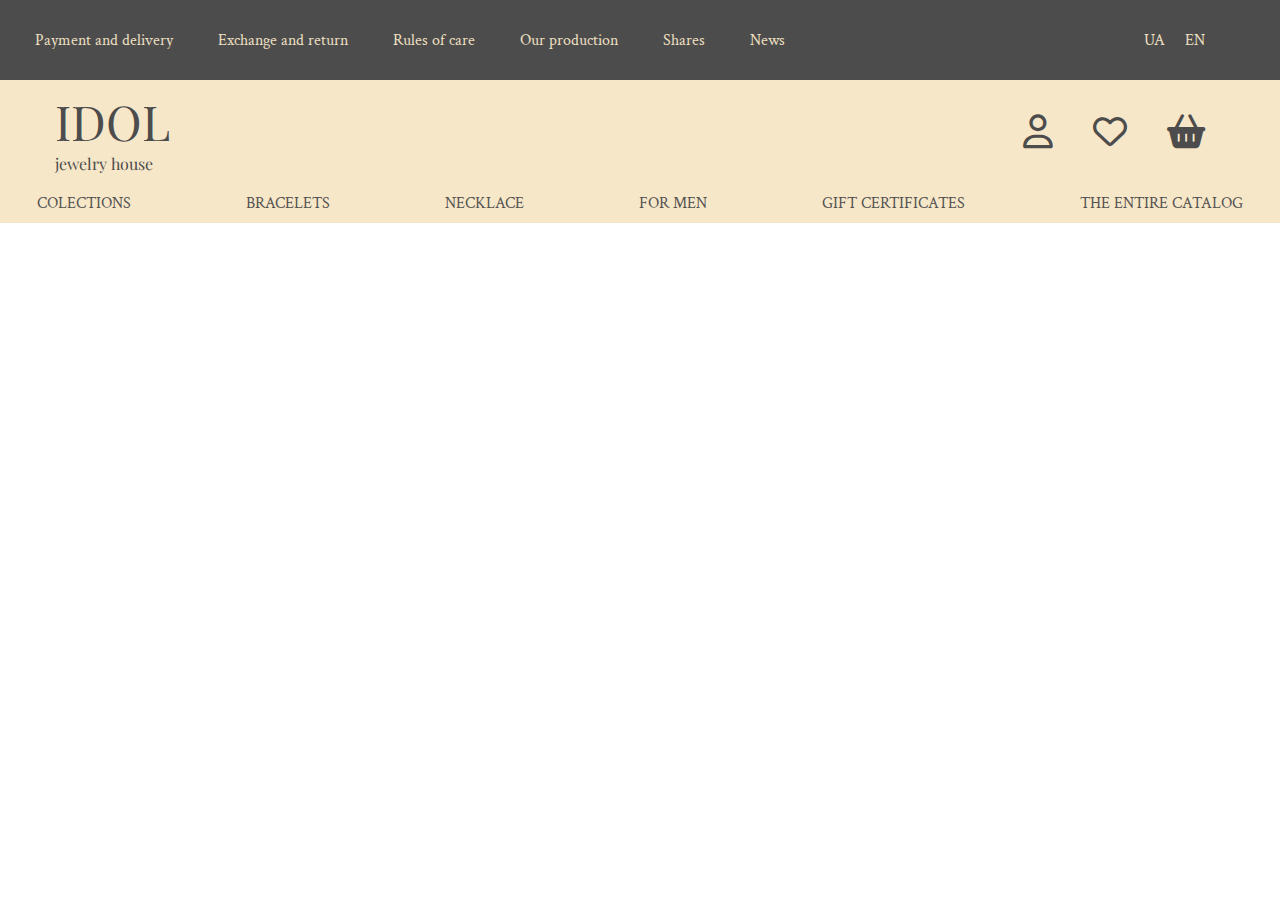
<file: allItems.html>
<!DOCTYPE html>
<html lang="en">
  <head>
    <meta charset="UTF-8" />
    <meta name="viewport" content="width=device-width, initial-scale=1.0" />
    <title>All-Items</title>
    <link rel="stylesheet" href="static/styles/styles.css" />
    <link
      href="https://fonts.googleapis.com/css2?family=Crimson+Text:wght@400;700&family=Playfair+Display:wght@400;700&display=swap"
      rel="stylesheet"
    />
    <link
      rel="stylesheet"
      href="https://cdnjs.cloudflare.com/ajax/libs/font-awesome/6.1.1/css/all.min.css"
    />
  </head>
  <body>
    <header>
      <div class="upper-navigation">
        <div class="navigation">
          <ul>
            <li><a href="#">Payment and delivery</a></li>
            <li><a href="#">Exchange and return</a></li>
            <li><a href="#">Rules of care</a></li>
            <li><a href="#">Our production</a></li>
            <li><a href="#">Shares</a></li>
            <li><a href="#">News</a></li>
          </ul>
        </div>
        <div class="language">
          <ul>
            <li><a href="#">UA</a></li>
            <li><a href="#">EN</a></li>
          </ul>
        </div>
      </div>
      <div class="main-navigation">
        <div class="first">
          <div class="logo">
            <h1>IDOL</h1>
            <p>jewelry house</p>
          </div>
          <div class="icons">
            <i class="far fa-user"></i>
            <i class="far fa-heart" id="heart"></i>
            <i class="fas fa-shopping-basket"></i>
          </div>
        </div>
        <div class="second">
          <div class="navigation1">
            <ul>
              <li><a href="colections.html">COLECTIONS</a></li>
              <li><a href="bracelets.html">BRACELETS</a></li>
              <li><a href="necklace.html">NECKLACE</a></li>
              <li><a href="for-men.html">FOR MEN</a></li>
              <li><a href="gift-certificates.html">GIFT CERTIFICATES</a></li>
              <li><a href="the-entire-catalog.html">THE ENTIRE CATALOG</a></li>
            </ul>
          </div>
        </div>
      </div>
    </header>
    <script src="static/scripts/return.js"></script>
  </body>
</html>
</file>
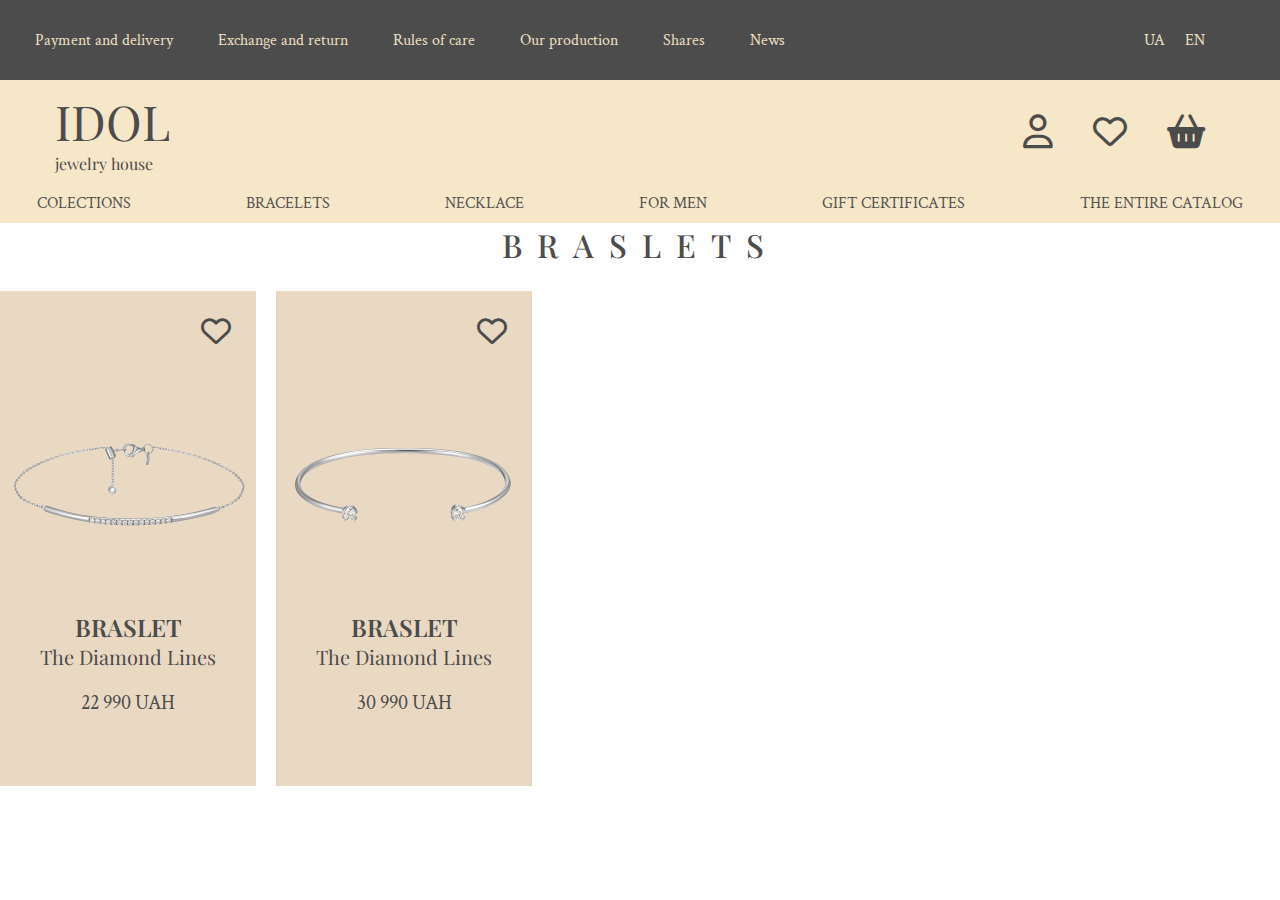
<file: bracelets.html>
<!DOCTYPE html>
<html lang="en">
  <head>
    <meta charset="UTF-8" />
    <meta name="viewport" content="width=device-width, initial-scale=1.0" />
    <title>Bracelets</title>
    <link rel="stylesheet" href="static/styles/styles.css" />
    <link
      href="https://fonts.googleapis.com/css2?family=Crimson+Text:wght@400;700&family=Playfair+Display:wght@400;700&display=swap"
      rel="stylesheet"
    />
    <link
      rel="stylesheet"
      href="https://cdnjs.cloudflare.com/ajax/libs/font-awesome/6.1.1/css/all.min.css"
    />
  </head>
  <body>
    <header>
      <div class="upper-navigation">
        <div class="navigation">
          <ul>
            <li><a href="#">Payment and delivery</a></li>
            <li><a href="#">Exchange and return</a></li>
            <li><a href="#">Rules of care</a></li>
            <li><a href="#">Our production</a></li>
            <li><a href="#">Shares</a></li>
            <li><a href="#">News</a></li>
          </ul>
        </div>
        <div class="language">
          <ul>
            <li><a href="#">UA</a></li>
            <li><a href="#">EN</a></li>
          </ul>
        </div>
      </div>
      <div class="main-navigation">
        <div class="first">
          <div class="logo">
            <h1>IDOL</h1>
            <p>jewelry house</p>
          </div>
          <div class="icons">
            <i class="far fa-user"></i>
            <i class="far fa-heart" id="heart"></i>
            <i class="fas fa-shopping-basket"></i>
          </div>
        </div>
        <div class="second">
          <div class="navigation1">
            <ul>
              <li><a href="colections.html">COLECTIONS</a></li>
              <li><a href="bracelets.html">BRACELETS</a></li>
              <li><a href="necklace.html">NECKLACE</a></li>
              <li><a href="for-men.html">FOR MEN</a></li>
              <li><a href="gift-certificates.html">GIFT CERTIFICATES</a></li>
              <li><a href="the-entire-catalog.html">THE ENTIRE CATALOG</a></li>
            </ul>
          </div>
        </div>
      </div>
    </header>

    <div class="list">
      <div class="list-header">
        <h1>BRASLETS</h1>
      </div>
      <div class="list-container">
        <div class="item-container">
          <div class="heart-icon">
            <i class="far fa-heart"></i>
          </div>
          <div class="image">
            <img src="static/images/braslet.png" alt="ring" />
          </div>
          <div class="description">
            <h3>BRASLET</h3>
            <p class="item-type">The Diamond Lines</p>
            <p class="item-price">22 990 UAH</p>
          </div>
        </div>

        <div class="item-container">
          <div class="heart-icon">
            <i class="far fa-heart"></i>
          </div>
          <div class="image">
            <img src="static/images/braslet1.png" alt="braslet" />
          </div>
          <div class="description">
            <h3>BRASLET</h3>
            <p class="item-type">The Diamond Lines</p>
            <p class="item-price">30 990 UAH</p>
          </div>
        </div>
      </div>
    </div>

    <script src="static/scripts/return.js"></script>
  </body>
</html>
</file>
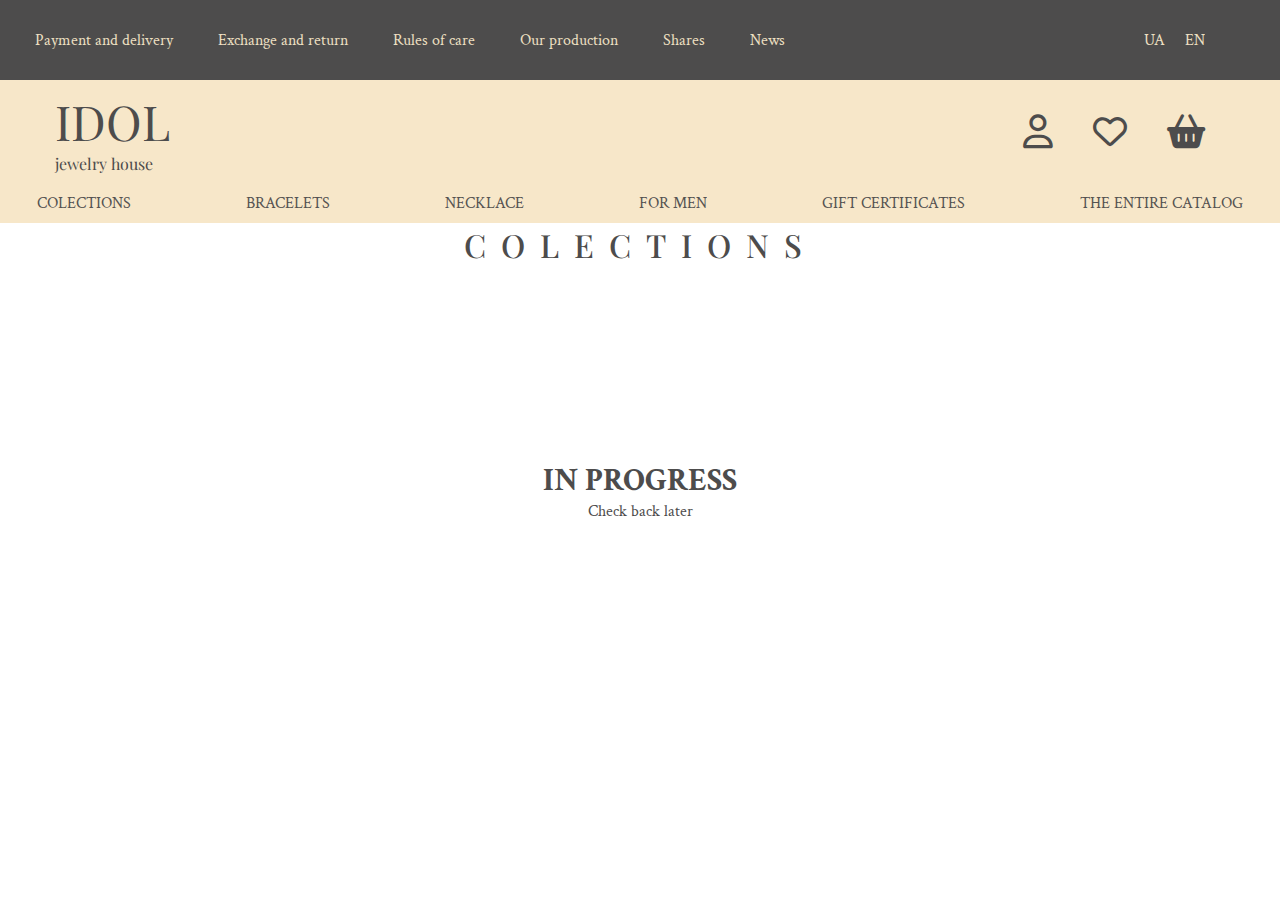
<file: colections.html>
<!DOCTYPE html>
<html lang="en">
  <head>
    <meta charset="UTF-8" />
    <meta name="viewport" content="width=device-width, initial-scale=1.0" />
    <title>Colections</title>
    <link rel="stylesheet" href="static/styles/styles.css" />
    <link
      href="https://fonts.googleapis.com/css2?family=Crimson+Text:wght@400;700&family=Playfair+Display:wght@400;700&display=swap"
      rel="stylesheet"
    />
    <link
      rel="stylesheet"
      href="https://cdnjs.cloudflare.com/ajax/libs/font-awesome/6.1.1/css/all.min.css"
    />
  </head>
  <body>
    <header>
      <div class="upper-navigation">
        <div class="navigation">
          <ul>
            <li><a href="#">Payment and delivery</a></li>
            <li><a href="#">Exchange and return</a></li>
            <li><a href="#">Rules of care</a></li>
            <li><a href="#">Our production</a></li>
            <li><a href="#">Shares</a></li>
            <li><a href="#">News</a></li>
          </ul>
        </div>
        <div class="language">
          <ul>
            <li><a href="#">UA</a></li>
            <li><a href="#">EN</a></li>
          </ul>
        </div>
      </div>
      <div class="main-navigation">
        <div class="first">
          <div class="logo">
            <h1>IDOL</h1>
            <p>jewelry house</p>
          </div>
          <div class="icons">
            <i class="far fa-user"></i>
            <i class="far fa-heart" id="heart"></i>
            <i class="fas fa-shopping-basket"></i>
          </div>
        </div>
        <div class="second">
          <div class="navigation1">
            <ul>
              <li><a href="colections.html">COLECTIONS</a></li>
              <li><a href="bracelets.html">BRACELETS</a></li>
              <li><a href="necklace.html">NECKLACE</a></li>
              <li><a href="for-men.html">FOR MEN</a></li>
              <li><a href="gift-certificates.html">GIFT CERTIFICATES</a></li>
              <li><a href="the-entire-catalog.html">THE ENTIRE CATALOG</a></li>
            </ul>
          </div>
        </div>
      </div>
    </header>

    <div class="list">
      <div class="list-header">
        <h1>COLECTIONS</h1>
      </div>
      <div class="in-progress">
        <h1>IN PROGRESS</h1>
        <p>Check back later</p>
      </div>
    </div>

    <script src="static/scripts/return.js"></script>
  </body>
</html>
</file>
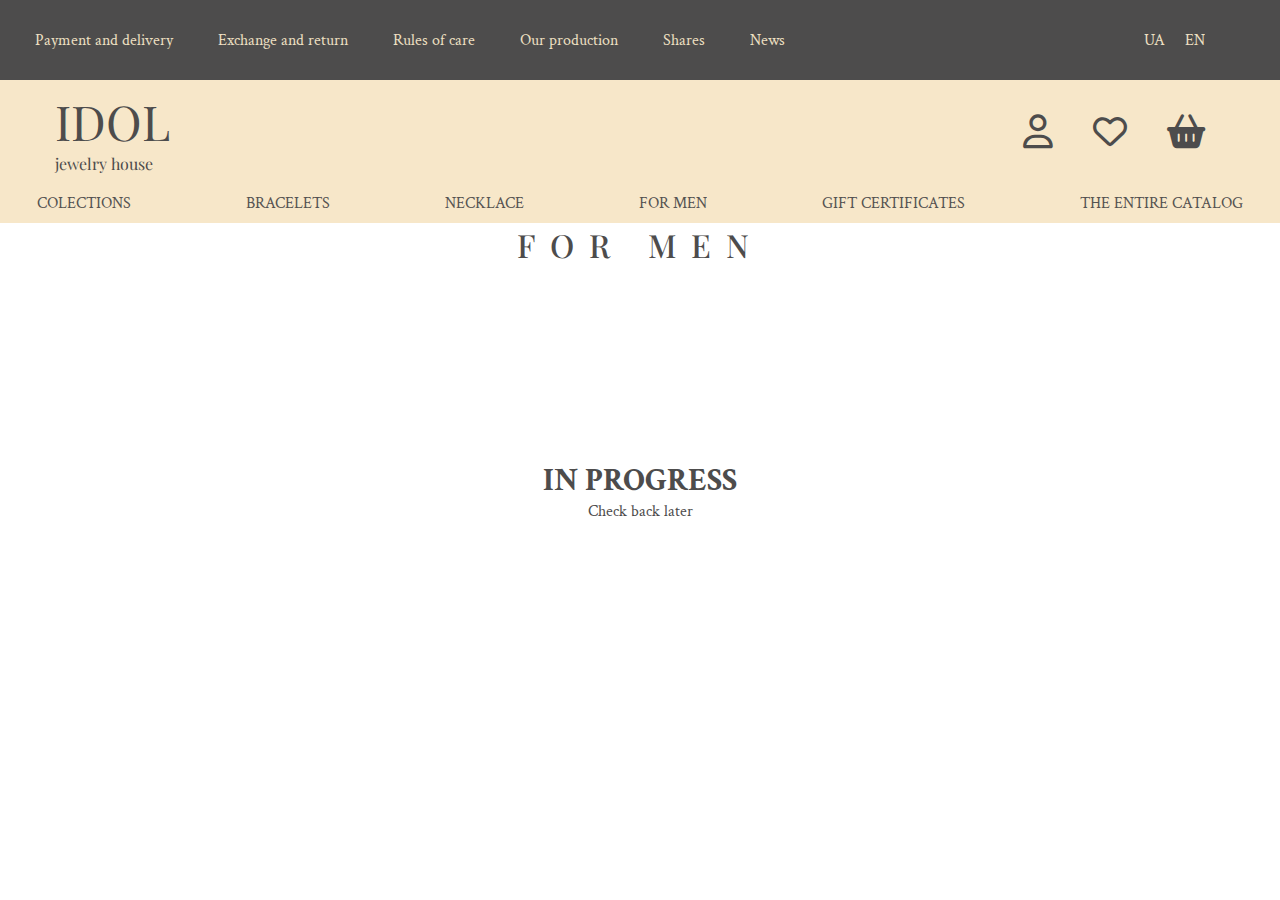
<file: for-men.html>
<!DOCTYPE html>
<html lang="en">
  <head>
    <meta charset="UTF-8" />
    <meta name="viewport" content="width=device-width, initial-scale=1.0" />
    <title>For Men</title>
    <link rel="stylesheet" href="static/styles/styles.css" />
    <link
      href="https://fonts.googleapis.com/css2?family=Crimson+Text:wght@400;700&family=Playfair+Display:wght@400;700&display=swap"
      rel="stylesheet"
    />
    <link
      rel="stylesheet"
      href="https://cdnjs.cloudflare.com/ajax/libs/font-awesome/6.1.1/css/all.min.css"
    />
  </head>
  <body>
    <header>
      <div class="upper-navigation">
        <div class="navigation">
          <ul>
            <li><a href="#">Payment and delivery</a></li>
            <li><a href="#">Exchange and return</a></li>
            <li><a href="#">Rules of care</a></li>
            <li><a href="#">Our production</a></li>
            <li><a href="#">Shares</a></li>
            <li><a href="#">News</a></li>
          </ul>
        </div>
        <div class="language">
          <ul>
            <li><a href="#">UA</a></li>
            <li><a href="#">EN</a></li>
          </ul>
        </div>
      </div>
      <div class="main-navigation">
        <div class="first">
          <div class="logo">
            <h1>IDOL</h1>
            <p>jewelry house</p>
          </div>
          <div class="icons">
            <i class="far fa-user"></i>
            <i class="far fa-heart" id="heart"></i>
            <i class="fas fa-shopping-basket"></i>
          </div>
        </div>
        <div class="second">
          <div class="navigation1">
            <ul>
              <li><a href="colections.html">COLECTIONS</a></li>
              <li><a href="bracelets.html">BRACELETS</a></li>
              <li><a href="necklace.html">NECKLACE</a></li>
              <li><a href="for-men.html">FOR MEN</a></li>
              <li><a href="gift-certificates.html">GIFT CERTIFICATES</a></li>
              <li><a href="the-entire-catalog.html">THE ENTIRE CATALOG</a></li>
            </ul>
          </div>
        </div>
      </div>
    </header>

    <div class="list">
      <div class="list-header">
        <h1>FOR MEN</h1>
      </div>
      <div class="in-progress">
        <h1>IN PROGRESS</h1>
        <p>Check back later</p>
      </div>
    </div>

    <script src="static/scripts/return.js"></script>
  </body>
</html>
</file>
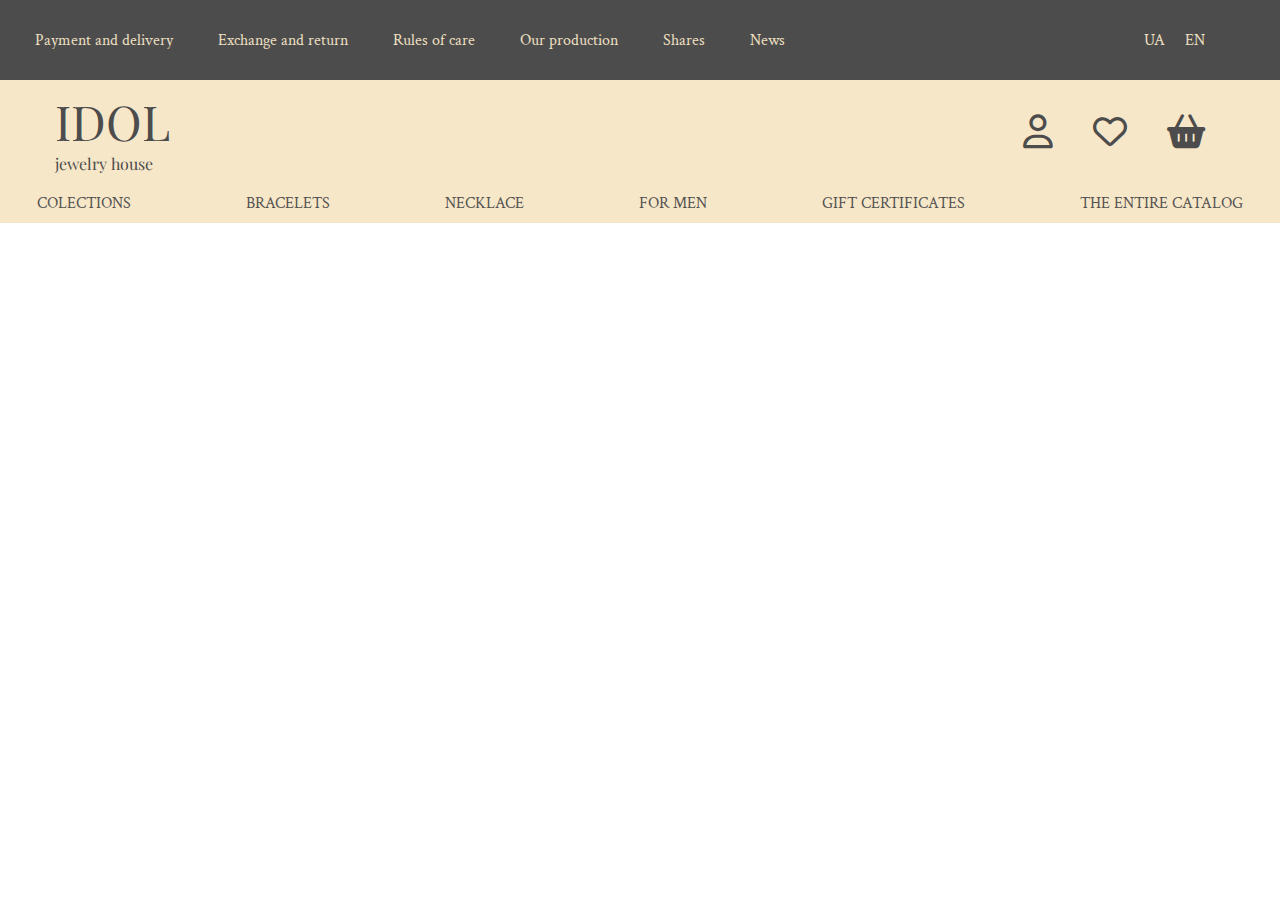
<file: gift-certificates.html>
<!DOCTYPE html>
<html lang="en">
  <head>
    <meta charset="UTF-8" />
    <meta name="viewport" content="width=device-width, initial-scale=1.0" />
    <title>Gift-certificates</title>
    <link rel="stylesheet" href="static/styles/styles.css" />
    <link
      href="https://fonts.googleapis.com/css2?family=Crimson+Text:wght@400;700&family=Playfair+Display:wght@400;700&display=swap"
      rel="stylesheet"
    />
    <link
      rel="stylesheet"
      href="https://cdnjs.cloudflare.com/ajax/libs/font-awesome/6.1.1/css/all.min.css"
    />
  </head>
  <body>
    <header>
      <div class="upper-navigation">
        <div class="navigation">
          <ul>
            <li><a href="#">Payment and delivery</a></li>
            <li><a href="#">Exchange and return</a></li>
            <li><a href="#">Rules of care</a></li>
            <li><a href="#">Our production</a></li>
            <li><a href="#">Shares</a></li>
            <li><a href="#">News</a></li>
          </ul>
        </div>
        <div class="language">
          <ul>
            <li><a href="#">UA</a></li>
            <li><a href="#">EN</a></li>
          </ul>
        </div>
      </div>
      <div class="main-navigation">
        <div class="first">
          <div class="logo">
            <h1>IDOL</h1>
            <p>jewelry house</p>
          </div>
          <div class="icons">
            <i class="far fa-user"></i>
            <i class="far fa-heart" id="heart"></i>
            <i class="fas fa-shopping-basket"></i>
          </div>
        </div>
        <div class="second">
          <div class="navigation1">
            <ul>
              <li><a href="colections.html">COLECTIONS</a></li>
              <li><a href="bracelets.html">BRACELETS</a></li>
              <li><a href="necklace.html">NECKLACE</a></li>
              <li><a href="for-men.html">FOR MEN</a></li>
              <li><a href="gift-certificates.html">GIFT CERTIFICATES</a></li>
              <li><a href="the-entire-catalog.html">THE ENTIRE CATALOG</a></li>
            </ul>
          </div>
        </div>
      </div>
    </header>

    <script src="static/scripts/return.js"></script>
  </body>
</html>
</file>
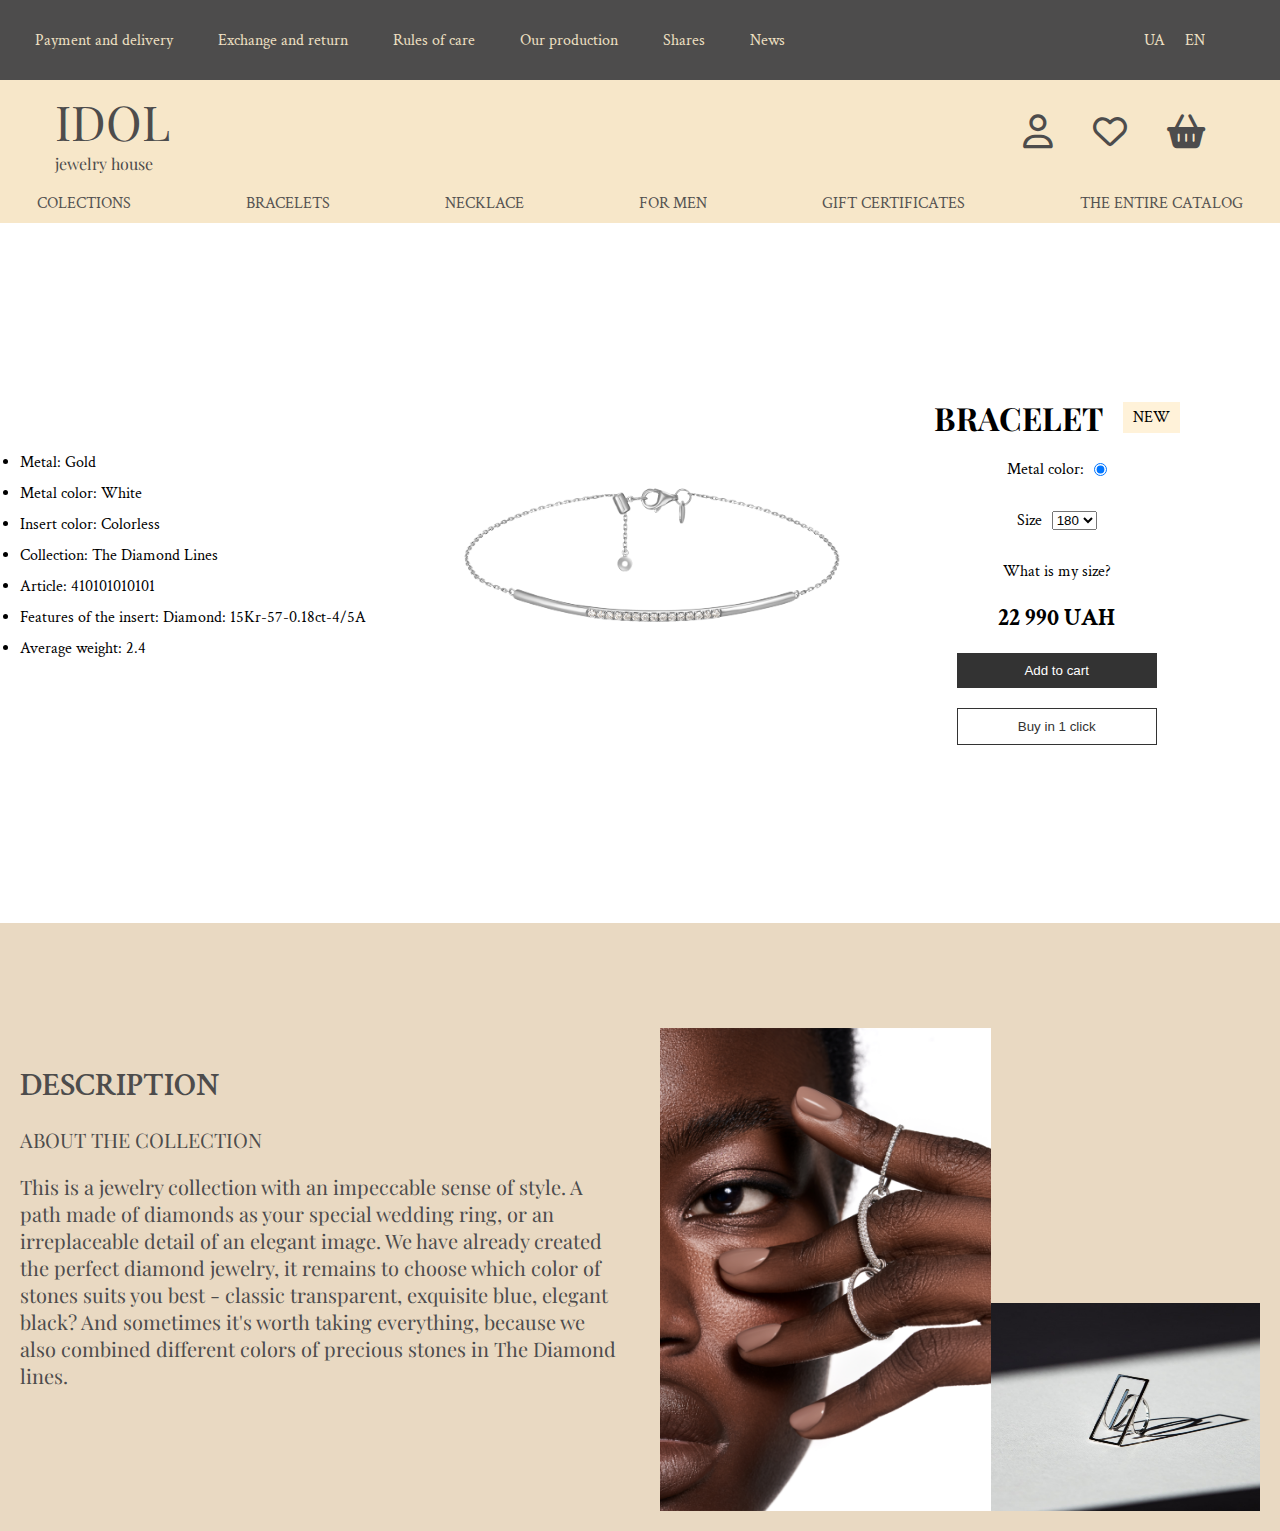
<file: item-info.html>
<!DOCTYPE html>
<html lang="en">
  <head>
    <meta charset="UTF-8" />
    <meta name="viewport" content="width=device-width, initial-scale=1.0" />
    <title>Bracelet Product Page</title>
    <link rel="stylesheet" href="static/styles/styles.css" />
    <link
      href="https://fonts.googleapis.com/css2?family=Crimson+Text:wght@400;700&family=Playfair+Display:wght@400;700&display=swap"
      rel="stylesheet"
    />
    <link
      rel="stylesheet"
      href="https://cdnjs.cloudflare.com/ajax/libs/font-awesome/6.1.1/css/all.min.css"
    />
  </head>
  <body>
    <header>
      <div class="upper-navigation">
        <div class="navigation">
          <ul>
            <li><a href="#">Payment and delivery</a></li>
            <li><a href="#">Exchange and return</a></li>
            <li><a href="#">Rules of care</a></li>
            <li><a href="#">Our production</a></li>
            <li><a href="#">Shares</a></li>
            <li><a href="#">News</a></li>
          </ul>
        </div>
        <div class="language">
          <ul>
            <li><a href="#">UA</a></li>
            <li><a href="#">EN</a></li>
          </ul>
        </div>
      </div>
      <div class="main-navigation">
        <div class="first">
          <div class="logo">
            <h1>IDOL</h1>
            <p>jewelry house</p>
          </div>
          <div class="icons">
            <i class="far fa-user"></i>
            <i class="far fa-heart"></i>
            <i class="fas fa-shopping-basket"></i>
          </div>
        </div>
        <div class="second">
          <div class="navigation1">
            <ul>
              <li><a href="colections.html">COLECTIONS</a></li>
              <li><a href="bracelets.html">BRACELETS</a></li>
              <li><a href="necklace.html">NECKLACE</a></li>
              <li><a href="for-men.html">FOR MEN</a></li>
              <li><a href="gift-certificates.html">GIFT CERTIFICATES</a></li>
              <li><a href="the-entire-catalog.html">THE ENTIRE CATALOG</a></li>
            </ul>
          </div>
        </div>
      </div>
    </header>
    <div class="info-container">
      <div class="info-list">
        <ul>
          <li>Metal: Gold</li>
          <li>Metal color: White</li>
          <li>Insert color: Colorless</li>
          <li>Collection: The Diamond Lines</li>
          <li>Article: 410101010101</li>
          <li>Features of the insert: Diamond: 15Kr-57-0.18ct-4/5A</li>
          <li>Average weight: 2.4</li>
        </ul>
      </div>
      <div class="main-image">
        <img src="static/images/braslet.png" alt="bracelet" />
      </div>
      <div class="buy-field">
        <div class="header">
          <h1>BRACELET</h1>
          <span class="status">NEW</span>
        </div>
        <div class="metal-color-field">
          <label for="metal-color">Metal color:</label>
          <input type="radio" id="metal-color" name="metal-color" checked />
        </div>
        <div class="size-field">
          <label for="size">Size</label>
          <select id="size">
            <option value="180">180</option>
          </select>
        </div>
        <p>What is my size?</p>
        <p class="price">22 990 UAH</p>
        <button class="add-to-cart">Add to cart</button>
        <button class="buy-now">Buy in 1 click</button>
      </div>
    </div>
    <div class="description-container">
      <div class="description-text">
        <h2>DESCRIPTION</h2>
        <p>ABOUT THE COLLECTION</p>
        <p>
          This is a jewelry collection with an impeccable sense of style. A path
          made of diamonds as your special wedding ring, or an irreplaceable
          detail of an elegant image. We have already created the perfect
          diamond jewelry, it remains to choose which color of stones suits you
          best - classic transparent, exquisite blue, elegant black? And
          sometimes it's worth taking everything, because we also combined
          different colors of precious stones in The Diamond lines.
        </p>
      </div>
      <div class="description-image">
        <div class="des1">
          <img src="static/images/des-photo1.png" alt="des1" />
        </div>
        <div class="des2">
          <img src="static/images/des-photo2.jpg" alt="des2" />
        </div>
      </div>
    </div>
    <script src="static/scripts/app.js"></script>
    <script src="static/scripts/return.js"></script>
  </body>
</html>
</file>
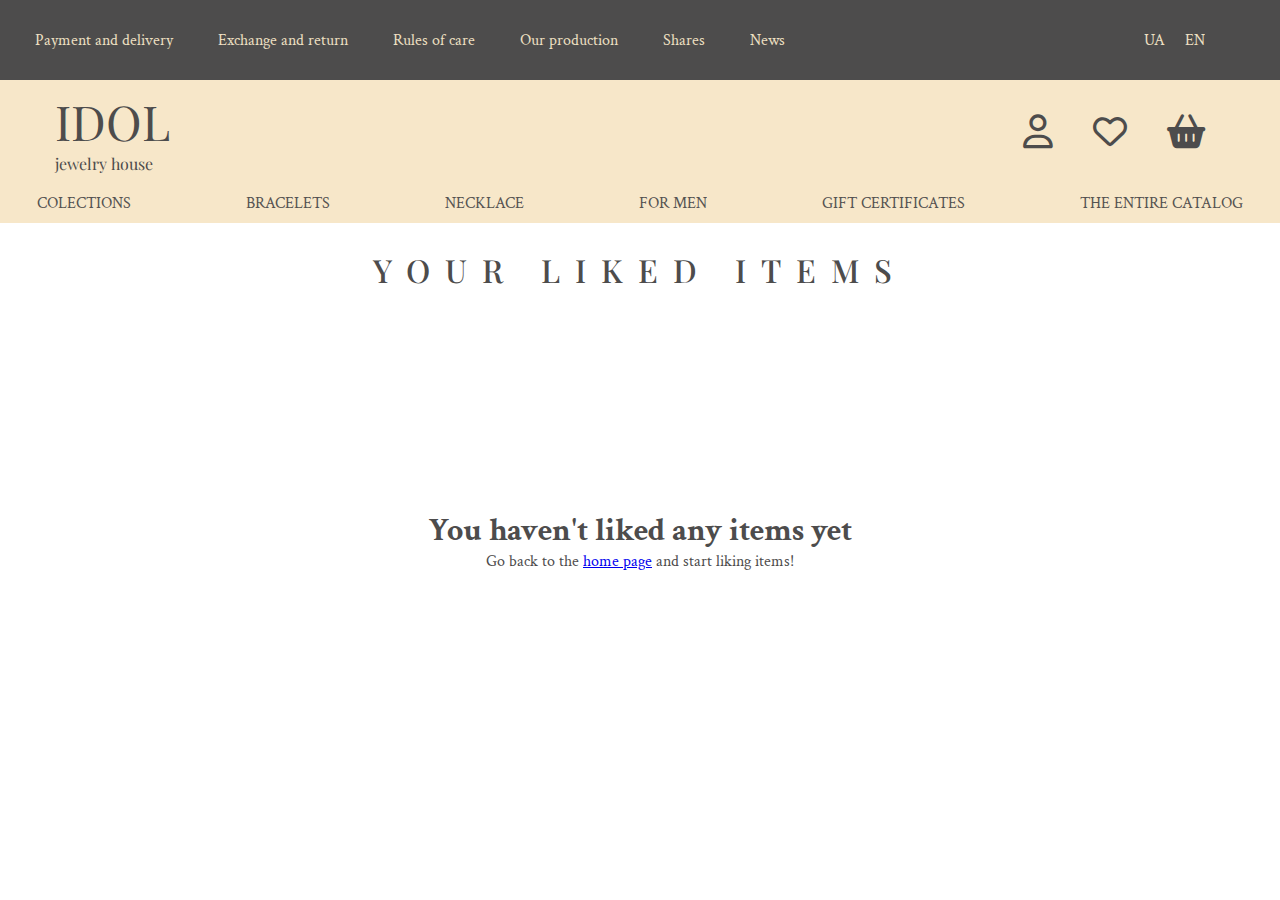
<file: liked-items.html>
<!DOCTYPE html>
<html lang="en">
  <head>
    <meta charset="UTF-8" />
    <meta name="viewport" content="width=device-width, initial-scale=1.0" />
    <title>Liked</title>
    <link rel="stylesheet" href="static/styles/styles.css" />
    <link
      href="https://fonts.googleapis.com/css2?family=Crimson+Text:wght@400;700&family=Playfair+Display:wght@400;700&display=swap"
      rel="stylesheet"
    />
    <link
      rel="stylesheet"
      href="https://cdnjs.cloudflare.com/ajax/libs/font-awesome/6.1.1/css/all.min.css"
    />
  </head>
  <body>
    <header>
      <div class="upper-navigation">
        <div class="navigation">
          <ul>
            <li><a href="#">Payment and delivery</a></li>
            <li><a href="#">Exchange and return</a></li>
            <li><a href="#">Rules of care</a></li>
            <li><a href="#">Our production</a></li>
            <li><a href="#">Shares</a></li>
            <li><a href="#">News</a></li>
          </ul>
        </div>
        <div class="language">
          <ul>
            <li><a href="#">UA</a></li>
            <li><a href="#">EN</a></li>
          </ul>
        </div>
      </div>
      <div class="main-navigation">
        <div class="first">
          <div class="logo">
            <h1>IDOL</h1>
            <p>jewelry house</p>
          </div>
          <div class="icons">
            <i class="far fa-user"></i>
            <i class="far fa-heart" id="heart"></i>
            <i class="fas fa-shopping-basket"></i>
          </div>
        </div>
        <div class="second">
          <div class="navigation1">
            <ul>
              <li><a href="#">COLECTIONS</a></li>
              <li><a href="#">BRACELETS</a></li>
              <li><a href="#">NECKLACE</a></li>
              <li><a href="#">FOR MEN</a></li>
              <li><a href="#">GIFT CERTIFICATES</a></li>
              <li><a href="#">THE ENTIRE CATALOG</a></li>
            </ul>
          </div>
        </div>
      </div>
    </header>
    <div class="list-header">
      <h1 class="margin-top">YOUR LIKED ITEMS</h1>
    </div>
    <div class="list-container liked" id="liked-items-container"></div>
    <script src="static/scripts/app.js"></script>
    <script src="static/scripts/return.js"></script>
  </body>
</html>
</file>
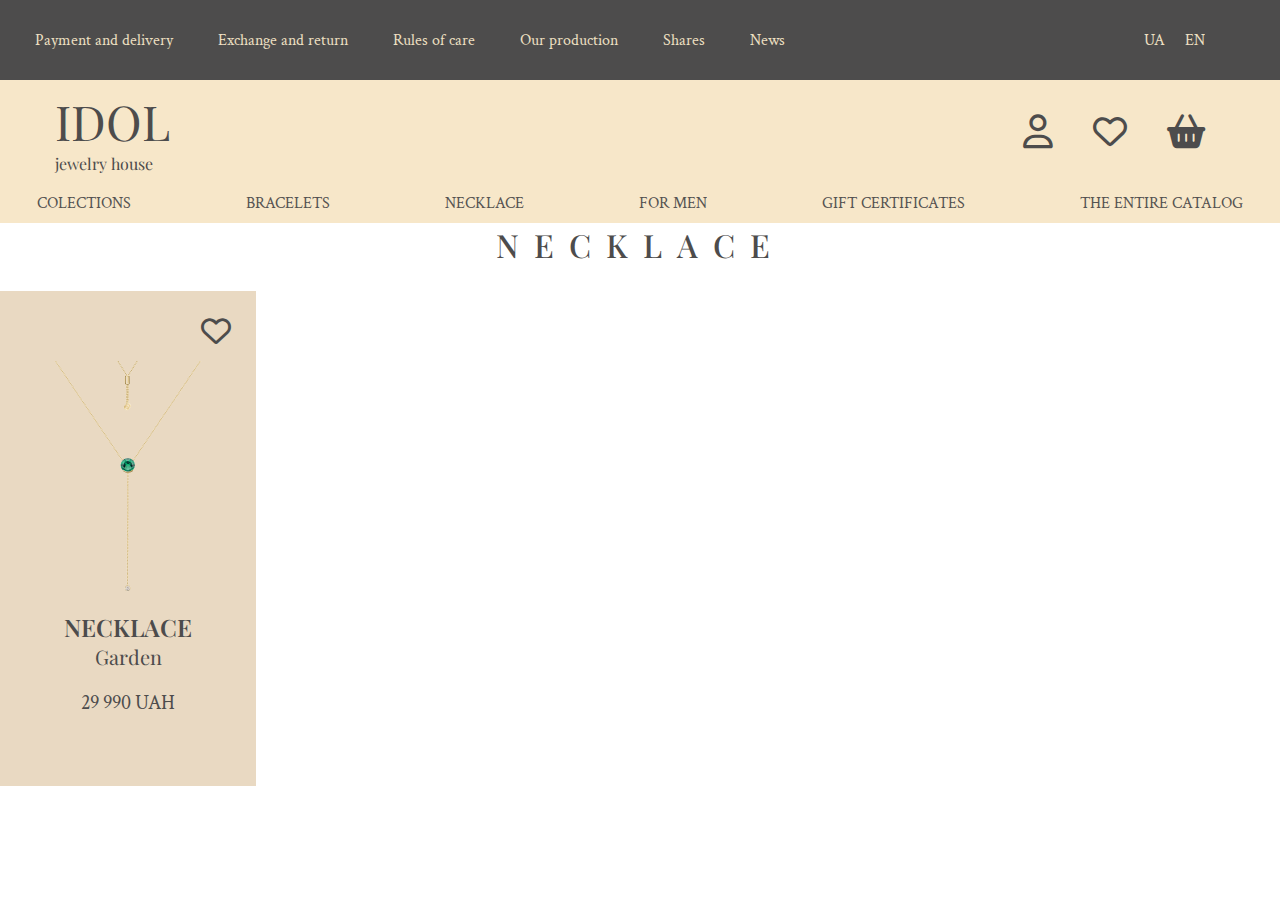
<file: necklace.html>
<!DOCTYPE html>
<html lang="en">
  <head>
    <meta charset="UTF-8" />
    <meta name="viewport" content="width=device-width, initial-scale=1.0" />
    <title>Necklace</title>
    <link rel="stylesheet" href="static/styles/styles.css" />
    <link
      href="https://fonts.googleapis.com/css2?family=Crimson+Text:wght@400;700&family=Playfair+Display:wght@400;700&display=swap"
      rel="stylesheet"
    />
    <link
      rel="stylesheet"
      href="https://cdnjs.cloudflare.com/ajax/libs/font-awesome/6.1.1/css/all.min.css"
    />
  </head>
  <body>
    <header>
      <div class="upper-navigation">
        <div class="navigation">
          <ul>
            <li><a href="#">Payment and delivery</a></li>
            <li><a href="#">Exchange and return</a></li>
            <li><a href="#">Rules of care</a></li>
            <li><a href="#">Our production</a></li>
            <li><a href="#">Shares</a></li>
            <li><a href="#">News</a></li>
          </ul>
        </div>
        <div class="language">
          <ul>
            <li><a href="#">UA</a></li>
            <li><a href="#">EN</a></li>
          </ul>
        </div>
      </div>
      <div class="main-navigation">
        <div class="first">
          <div class="logo">
            <h1>IDOL</h1>
            <p>jewelry house</p>
          </div>
          <div class="icons">
            <i class="far fa-user"></i>
            <i class="far fa-heart" id="heart"></i>
            <i class="fas fa-shopping-basket"></i>
          </div>
        </div>
        <div class="second">
          <div class="navigation1">
            <ul>
              <li><a href="colections.html">COLECTIONS</a></li>
              <li><a href="bracelets.html">BRACELETS</a></li>
              <li><a href="necklace.html">NECKLACE</a></li>
              <li><a href="for-men.html">FOR MEN</a></li>
              <li><a href="gift-certificates.html">GIFT CERTIFICATES</a></li>
              <li><a href="the-entire-catalog.html">THE ENTIRE CATALOG</a></li>
            </ul>
          </div>
        </div>
      </div>
    </header>

    <div class="list">
      <div class="list-header">
        <h1>NECKLACE</h1>
      </div>
      <div class="list-container">
        <div class="item-container">
          <div class="heart-icon">
            <i class="far fa-heart"></i>
          </div>
          <div class="image">
            <img src="static/images/necklace.png" alt="ring" />
          </div>
          <div class="description">
            <h3>NECKLACE</h3>
            <p class="item-type">Garden</p>
            <p class="item-price">29 990 UAH</p>
          </div>
        </div>
      </div>
    </div>
    <script src="static/scripts/return.js"></script>
  </body>
</html>
</file>
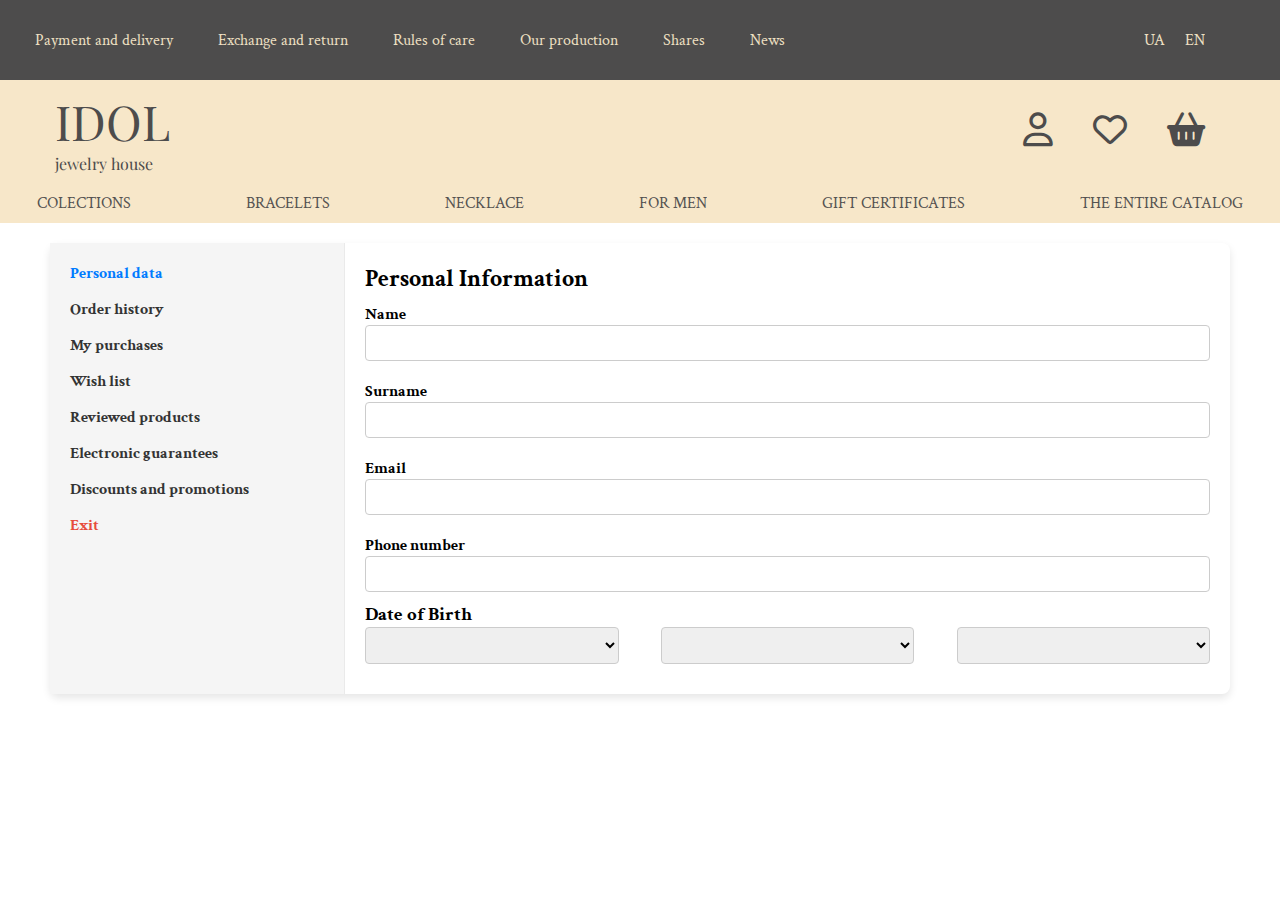
<file: profile.html>
<!DOCTYPE html>
<html lang="en">
  <head>
    <meta charset="UTF-8" />
    <meta name="viewport" content="width=device-width, initial-scale=1.0" />
    <title>Profile</title>
    <link rel="stylesheet" href="static/styles/styles.css" />
    <link
      href="https://fonts.googleapis.com/css2?family=Crimson+Text:wght@400;700&family=Playfair+Display:wght@400;700&display=swap"
      rel="stylesheet"
    />
    <link
      rel="stylesheet"
      href="https://cdnjs.cloudflare.com/ajax/libs/font-awesome/6.1.1/css/all.min.css"
    />
  </head>
  <body>
    <header>
      <div class="upper-navigation">
        <div class="navigation">
          <ul>
            <li><a href="#">Payment and delivery</a></li>
            <li><a href="#">Exchange and return</a></li>
            <li><a href="#">Rules of care</a></li>
            <li><a href="#">Our production</a></li>
            <li><a href="#">Shares</a></li>
            <li><a href="#">News</a></li>
          </ul>
        </div>
        <div class="language">
          <ul>
            <li><a href="#">UA</a></li>
            <li><a href="#">EN</a></li>
          </ul>
        </div>
      </div>
      <div class="main-navigation">
        <div class="first">
          <div class="logo">
            <h1>IDOL</h1>
            <p>jewelry house</p>
          </div>
          <div class="icons">
            <a href="profile.html">
              <i class="far fa-user"></i>
            </a>
            <a href="liked-items.html">
              <i class="far fa-heart"></i>
            </a>
            <a href="#">
              <i class="fas fa-shopping-basket"></i>
            </a>
          </div>
        </div>
        <div class="second">
          <div class="navigation1">
            <ul>
              <li><a href="colections.html">COLECTIONS</a></li>
              <li><a href="bracelets.html">BRACELETS</a></li>
              <li><a href="necklace.html">NECKLACE</a></li>
              <li><a href="for-men.html">FOR MEN</a></li>
              <li><a href="gift-certificates.html">GIFT CERTIFICATES</a></li>
              <li><a href="the-entire-catalog.html">THE ENTIRE CATALOG</a></li>
            </ul>
          </div>
        </div>
      </div>
    </header>

    <div class="profile-container">
      <div class="sidebar">
        <ul>
          <li class="active"><a href="#">Personal data</a></li>
          <li><a href="#">Order history</a></li>
          <li><a href="#">My purchases</a></li>
          <li><a href="#">Wish list</a></li>
          <li><a href="#">Reviewed products</a></li>
          <li><a href="#">Electronic guarantees</a></li>
          <li><a href="#">Discounts and promotions</a></li>
          <li class="exit"><a href="#">Exit</a></li>
        </ul>
      </div>
      <div class="content">
        <h2>Personal Information</h2>
        <form>
          <label for="name">Name</label>
          <input type="text" id="name" name="name" />

          <label for="surname">Surname</label>
          <input type="text" id="surname" name="surname" />

          <label for="email">Email</label>
          <input type="email" id="email" name="email" />

          <label for="phone">Phone number</label>
          <input type="text" id="phone" name="phone" />

          <h3>Date of Birth</h3>
          <div class="dob">
            <select id="day" name="day"></select>
            <select id="month" name="month"></select>
            <select id="year" name="year"></select>
          </div>
        </form>
      </div>
    </div>

    <script src="static/scripts/return.js"></script>
  </body>
</html>
</file>
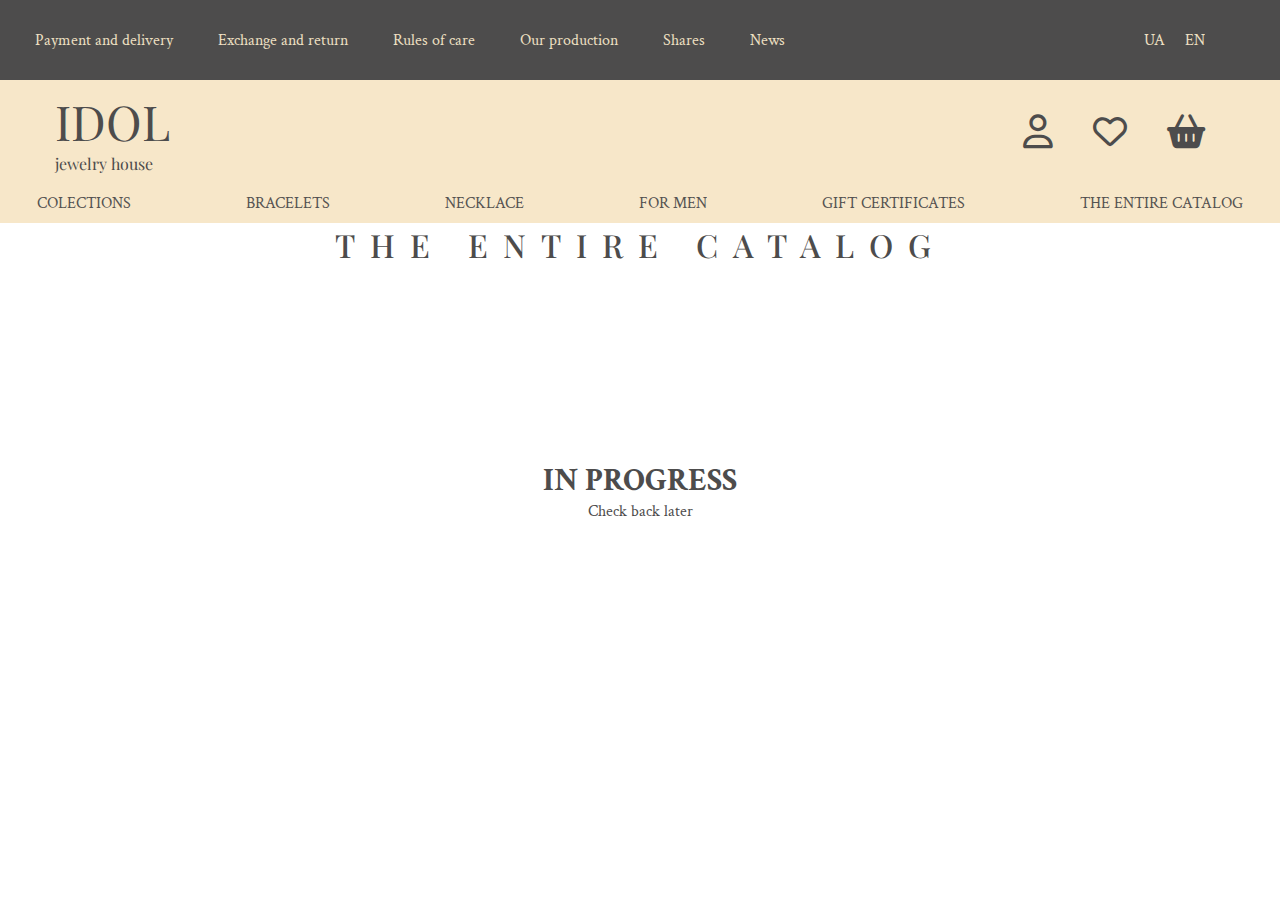
<file: the-entire-catalog.html>
<!DOCTYPE html>
<html lang="en">
  <head>
    <meta charset="UTF-8" />
    <meta name="viewport" content="width=device-width, initial-scale=1.0" />
    <title>The Entire Catalog</title>
    <link rel="stylesheet" href="static/styles/styles.css" />
    <link
      href="https://fonts.googleapis.com/css2?family=Crimson+Text:wght@400;700&family=Playfair+Display:wght@400;700&display=swap"
      rel="stylesheet"
    />
    <link
      rel="stylesheet"
      href="https://cdnjs.cloudflare.com/ajax/libs/font-awesome/6.1.1/css/all.min.css"
    />
  </head>
  <body>
    <header>
      <div class="upper-navigation">
        <div class="navigation">
          <ul>
            <li><a href="#">Payment and delivery</a></li>
            <li><a href="#">Exchange and return</a></li>
            <li><a href="#">Rules of care</a></li>
            <li><a href="#">Our production</a></li>
            <li><a href="#">Shares</a></li>
            <li><a href="#">News</a></li>
          </ul>
        </div>
        <div class="language">
          <ul>
            <li><a href="#">UA</a></li>
            <li><a href="#">EN</a></li>
          </ul>
        </div>
      </div>
      <div class="main-navigation">
        <div class="first">
          <div class="logo">
            <h1>IDOL</h1>
            <p>jewelry house</p>
          </div>
          <div class="icons">
            <i class="far fa-user"></i>
            <i class="far fa-heart" id="heart"></i>
            <i class="fas fa-shopping-basket"></i>
          </div>
        </div>
        <div class="second">
          <div class="navigation1">
            <ul>
              <li><a href="colections.html">COLECTIONS</a></li>
              <li><a href="bracelets.html">BRACELETS</a></li>
              <li><a href="necklace.html">NECKLACE</a></li>
              <li><a href="for-men.html">FOR MEN</a></li>
              <li><a href="gift-certificates.html">GIFT CERTIFICATES</a></li>
              <li><a href="the-entire-catalog.html">THE ENTIRE CATALOG</a></li>
            </ul>
          </div>
        </div>
      </div>
    </header>

    <div class="list">
      <div class="list-header">
        <h1>THE ENTIRE CATALOG</h1>
      </div>
      <div class="in-progress">
        <h1>IN PROGRESS</h1>
        <p>Check back later</p>
      </div>
    </div>

    <script src="static/scripts/return.js"></script>
  </body>
</html>
</file>
<file: static/styles/styles.css>
* {
  margin: 0;
  padding: 0;
  box-sizing: border-box;
}

body {
  font-family: "Crimson Text", serif;
  margin: 0;
  padding: 0;
}

header {
  display: flex;
  flex-direction: column;
  height: 223px;
  width: 100%;
}

.upper-navigation {
  display: flex;
  justify-content: space-between;
  align-items: center;
  width: 100%;
  height: 80px;
  background-color: #4d4c4c;
}

.navigation {
  display: flex;
  justify-content: space-between;
  align-items: center;
  width: 100%;
  height: 80px;
  background-color: #4d4c4c;
}

.navigation ul {
  display: flex;
  list-style: none;
  margin-left: 35px;
}

.navigation ul li {
  margin-right: 45px;
}

.navigation ul li a {
  text-decoration: none;
  color: #f7e7c9;
  opacity: 95%;
  font-family: "Crimson Text", serif;
}

.language ul {
  display: flex;
  list-style: none;
  margin-right: 55px;
}

.language ul li {
  margin-right: 20px;
}

.language ul li a {
  text-decoration: none;
  color: #f7e7c9;
  opacity: 95%;
  font-family: "Crimson Text", serif;
}

.main-navigation {
  display: flex;
  flex-direction: column;
  justify-content: space-around;
  align-items: center;
  width: 100%;
  height: 143px;
  background-color: #f7e7c9;
}

.first {
  display: flex;
  align-items: center;
  width: 100%;
  justify-content: space-between;
}

.logo {
  margin-left: 55px;
  display: flex;
  flex-direction: column;
  cursor: pointer;
}

.logo h1 {
  color: #4d4c4c;
  font-family: "Playfair Display", serif;
  font-size: 48px;
  font-weight: 400;
  letter-spacing: 21.5%;
}

.logo {
  color: #4d4c4c;
  font-family: "Playfair Display", serif;
  font-size: 16px;
}

.icons {
  display: flex;
  margin-right: 75px;
  gap: 40px;
  font-size: 34px;
  color: #4d4c4c;
}

.icons a {
  color: inherit;
  text-decoration: none;
}

.icons a:hover {
  color: #000;
  cursor: pointer;
}

.second {
  display: flex;
  align-items: center;
  justify-content: space-between;
  width: 100%;
}

.navigation1 {
  display: flex;
  justify-content: center;
  align-items: center;
  width: 100%;
}

.second ul {
  display: flex;
  justify-content: space-between;
  list-style: none;
  width: 100%;
  margin: 0 2.9%;
}

.navigation1 ul li a {
  text-decoration: none;
  color: #4d4c4c;
  opacity: 95%;
  font-family: "Crimson Text", serif;
}

.main-video {
  position: relative;
  width: 100%;
  height: 402px;
  margin-bottom: 80px;
}

.main-video video {
  width: 100%;
  height: 100%;
  object-fit: cover;
  pointer-events: none;
}

.main-video .video-text {
  position: absolute;
  top: 50%;
  left: 5%;
  width: 13%;
  transform: translateY(-50%);
  text-align: left;
  color: #4d4c4c;
  font-family: "Crimson Text", serif;
  font-size: 24px;
  font-weight: 400;
  white-space: pre-wrap;
  backdrop-filter: blur(20px);
  border-radius: 10px;
}

.list-header {
  display: flex;
  flex-direction: column;
  align-items: center;
  justify-content: center;
  width: 100%;
}

.list-header h1 {
  color: #4d4c4c;
  font-family: "Playfair Display", serif;
  font-size: 32px;
  font-weight: 500;
  letter-spacing: 15px;
}

.types {
  display: flex;
  justify-content: center;
  align-items: center;
  margin-top: 25px;
  width: 100%;
}

.types ul {
  display: flex;
  justify-content: center;
  list-style: none;
  width: 100%;
}

.types ul li {
  margin-right: 45px;
}

.types ul li a {
  text-decoration: none;
  font-size: 20px;
  color: #4d4c4c;
  opacity: 95%;
  font-weight: 400;
  font-family: "Playfair Display", serif;
}

.item-container {
  position: relative;
  display: flex;
  flex-direction: column;
  justify-content: center;
  align-items: center;
  width: 20%;
  height: 55vh;
  margin-right: 20px;
  background-color: #e9d9c2;
  transition: transform 0.3s;
}

.item-container:hover {
  cursor: pointer;
  transform: translateY(-10px);
}

.heart-icon {
  cursor: pointer;
  position: absolute;
  top: 25px;
  right: 25px;
}

.heart-icon i {
  font-size: 30px;
  color: #4d4c4c;
  transition: color 0.3s;
}

.heart-icon i.red {
  color: red;
}

.list-container {
  display: flex;
  align-items: center;
  margin-top: 25px;
  width: 100%;
  margin-bottom: 80px;
}

.item-container .image {
  width: 95%;
}

.image img {
  width: 100%;
  height: 100%;
  object-fit: cover;
}

.description {
  display: flex;
  flex-direction: column;
  justify-content: center;
  align-items: center;
  width: 100%;
}

.description h3 {
  font-size: 24px;
  color: #4d4c4c;
  font-weight: 600;
  font-family: "Playfair Display", serif;
}

.description .item-type {
  font-size: 20px;
  color: #4d4c4c;
  font-weight: 400;
  font-family: "Playfair Display", serif;
}

.description .item-price {
  margin-top: 20px;
  font-size: 20px;
  color: #4d4c4c;
  font-weight: 400;
  font-family: "Crimson Text", serif;
}

.info-container {
  display: flex;
  justify-content: center;
  align-items: center;
  width: 100%;
  height: 75vh;
  padding: 20px;
}

.info-list {
  flex: 1;
  margin-right: 20px;
  display: flex;
  flex-direction: column;
  justify-content: space-between;
}

.info-list ul {
  padding: 0;
}

.info-list ul li {
  margin-bottom: 10px;
}

.main-image {
  flex: 1;
  text-align: center;
}

.main-image img {
  max-width: 100%;
}

.buy-field {
  display: flex;
  flex-direction: column;
  justify-content: center;
  align-items: center;
  margin-top: 20px;
  flex: 1;
  gap: 20px;
}

.buy-field .header {
  display: flex;
  justify-content: center;
  align-items: center;
  gap: 20px;
}

.buy-field .header h1 {
  font-family: "Playfair Display", serif;
}

.status {
  color: #000;
  font-size: 16px;
  padding: 5px 10px;
  background-color: #fff2d9;
}

.availability {
  font-size: 16px;
  color: #668a00;
}

.metal-color-field,
.size-field {
  display: flex;
  align-items: center;
  margin-bottom: 10px;
}

.metal-color-field label,
.size-field label {
  margin-right: 10px;
}

.price {
  font-size: 1.5em;
  font-weight: bold;
}

.add-to-cart,
.buy-now {
  width: 200px;
  padding: 10px 20px;
  border: none;
  cursor: pointer;
}

.add-to-cart {
  background-color: #333;
  color: white;
}

.buy-now {
  background-color: white;
  color: #333;
  border: 1px solid #333;
}

.description-container {
  display: flex;
  width: 100%;
  height: 608px;
  margin-top: 25px;
  background-color: #e9d9c2;
}

.description-text {
  display: flex;
  flex-direction: column;
  justify-content: center;
  align-items: flex-start;
  gap: 20px;
  padding: 20px;
  width: 50%;
  height: 100%;
}

.description-text h2 {
  font-size: 32px;
  color: #4d4c4c;
  font-weight: 600;
  font-family: "Crimson Text", serif;
}

.description-text p {
  font-size: 20px;
  color: #4d4c4c;
  font-weight: 400;
  font-family: "Playfair Display", serif;
}

.description-image {
  display: flex;
  justify-content: space-between;
  align-items: flex-end;
  width: 50%;
  height: 100%;
  padding: 20px;
}

.des1 {
  height: 483px;
  width: 360px;
}

.des1 img {
  width: 100%;
  height: 100%;
  object-fit: cover;
}

.des2 {
  height: 208px;
  width: 292px;
}

.des2 img {
  width: 100%;
  height: 100%;
}

.margin-top {
  margin: 25px 0;
}

.liked {
  justify-content: center;
  flex-wrap: wrap;
  margin: 0 auto;
  gap: 25px;
}

.in-progress {
  display: flex;
  flex-direction: column;
  justify-content: center;
  align-items: center;
  height: 50vh;
  color: #4d4c4c;
  font-weight: 500;
  font-family: "Crimson Text", serif;
}

.profile-container {
  display: flex;
  justify-content: center;
  width: 100wv;
  margin: 50px;
  background-color: #fff;
  box-shadow: 0 4px 8px rgba(0, 0, 0, 0.1);
  border-radius: 8px;
  margin-top: 20px;
}

.sidebar {
  width: 25%;
  background-color: #f5f5f5;
  border-right: 1px solid #eaeaea;
  padding: 20px;
}

.sidebar ul {
  list-style: none;
  padding: 0;
}

.sidebar ul li {
  margin-bottom: 15px;
}

.sidebar ul li a {
  text-decoration: none;
  color: #333;
  font-weight: bold;
}

.sidebar ul li.active a,
.sidebar ul li a:hover {
  color: #007bff;
}

.sidebar ul li.exit a {
  color: #e74c3c;
}

.content {
  width: 75%;
  padding: 20px;
}

.content h2 {
  margin-top: 0;
}

.content form {
  display: flex;
  flex-direction: column;
}

.content form label {
  font-weight: bold;
  margin-top: 10px;
}

.content form input,
.content form select {
  margin-bottom: 10px;
  padding: 8px;
  font-size: 16px;
  border: 1px solid #ccc;
  border-radius: 4px;
}

.dob {
  display: flex;
  justify-content: space-between;
}

.dob select {
  width: 30%;
  padding: 8px;
  font-size: 16px;
  border: 1px solid #ccc;
  border-radius: 4px;
}
</file>
